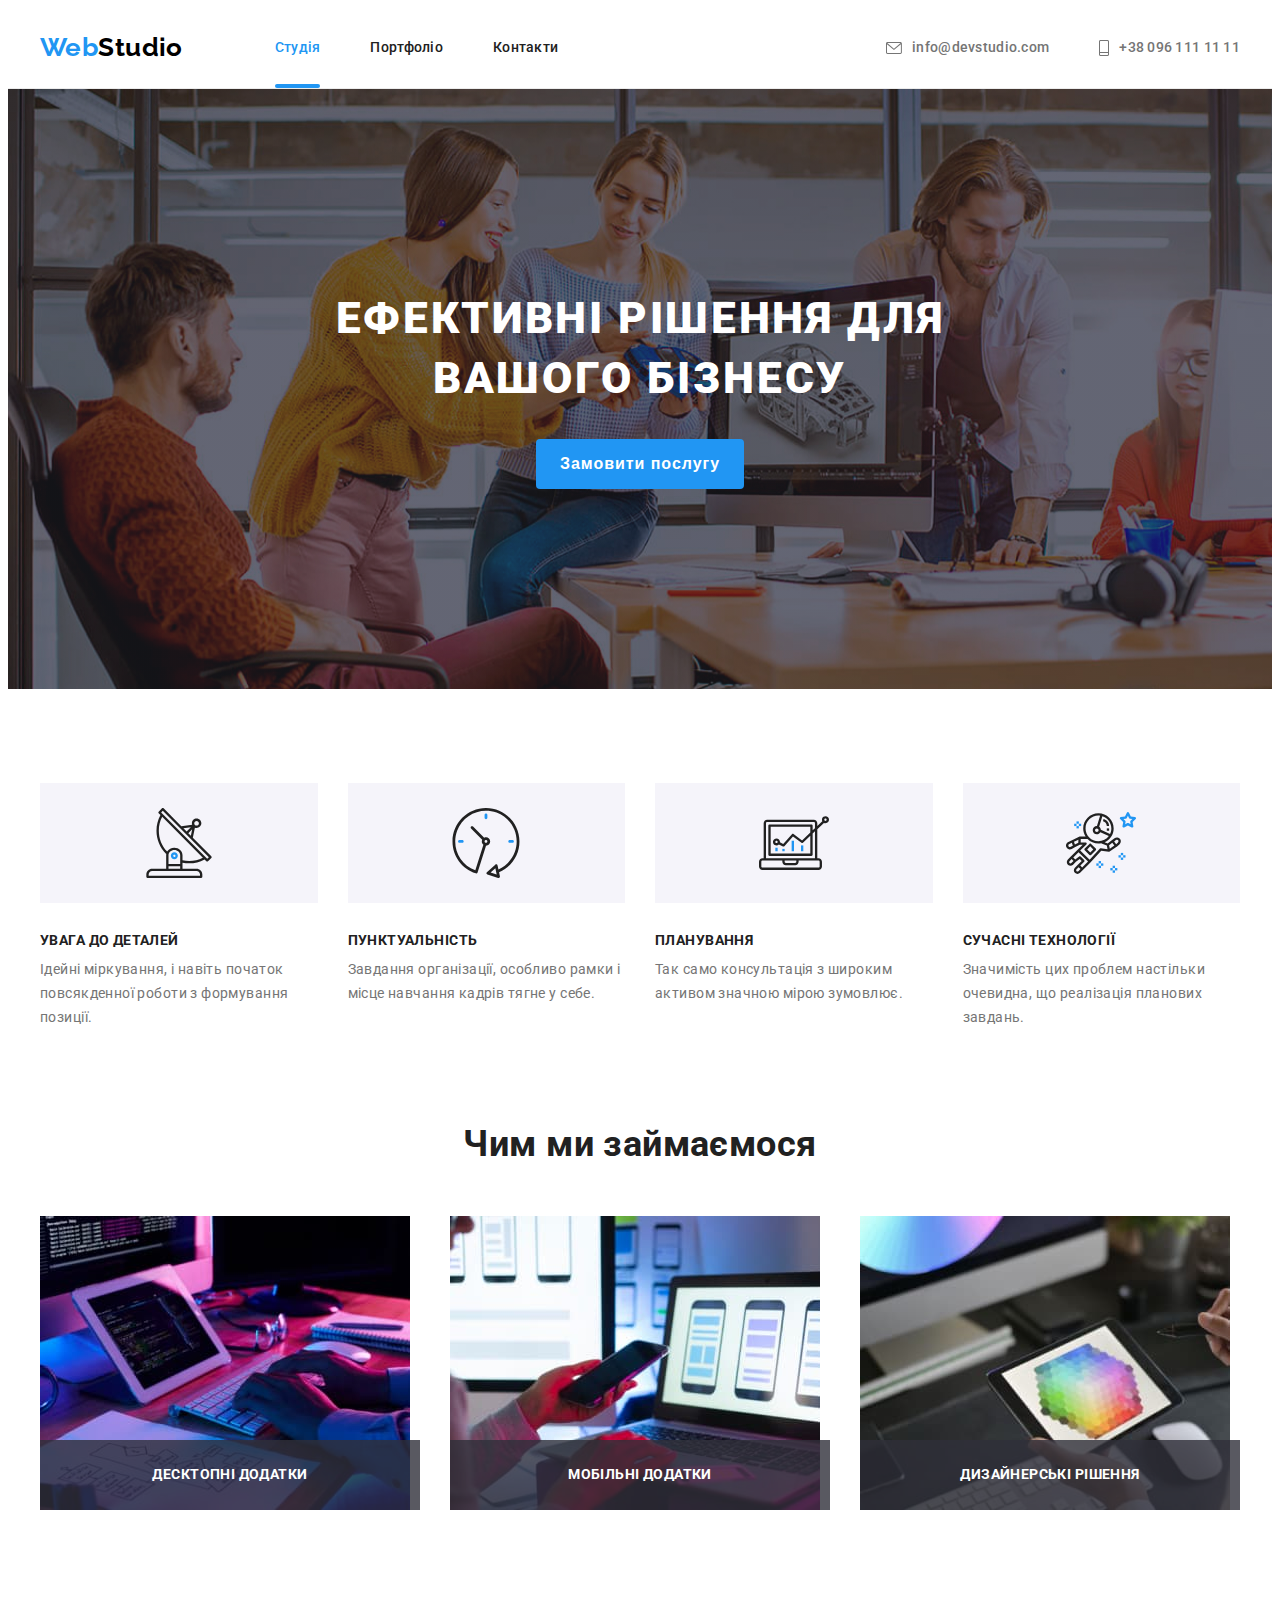
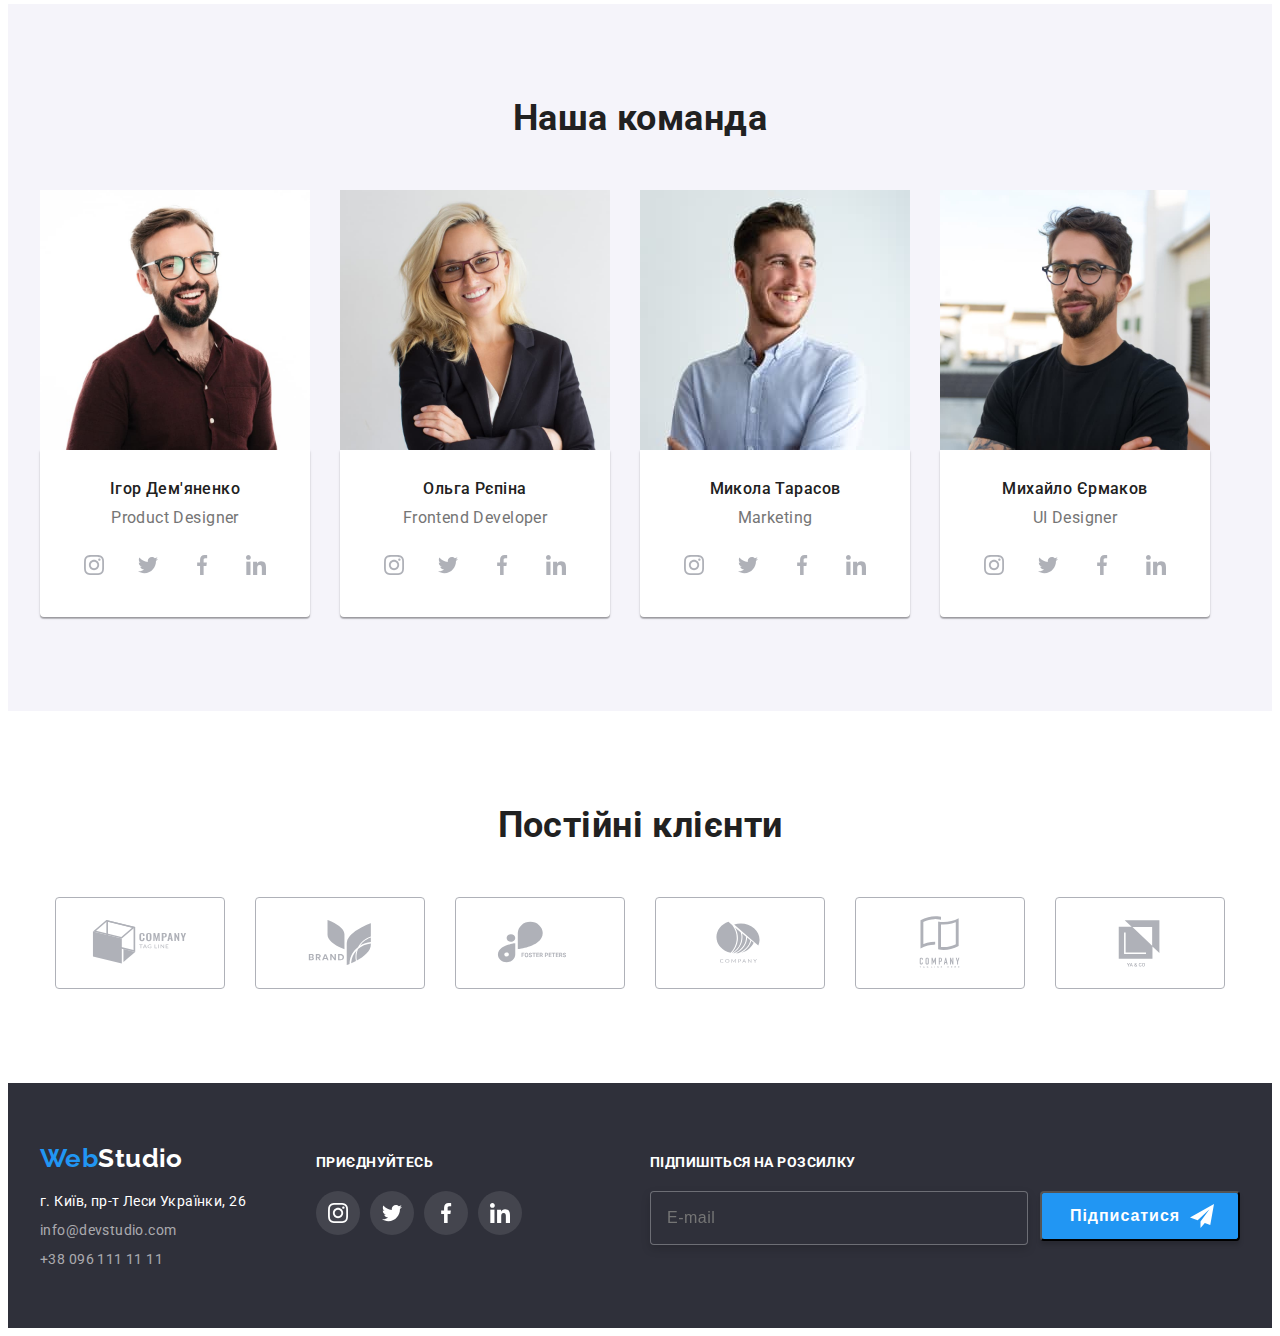
<file: index.html>
<!DOCTYPE html>
<html lang="uk">
  <head>
    <meta charset="UTF-8" />
    <meta http-equiv="X-UA-Compatible" content="IE=edge" />
    <meta name="viewport" content="width=device-width, initial-scale=1.0" />
    <link rel="preconnect" href="https://fonts.googleapis.com" />
    <link rel="preconnect" href="https://fonts.gstatic.com" crossorigin />
    <link
      href="https://fonts.googleapis.com/css2?family=Raleway:wght@700&family=Roboto:wght@400;500;700;900&display=swap"
      rel="stylesheet"
    />
    <link
      rel="stylesheet"
      href="https://cdnjs.cloudflare.com/ajax/libs/modern-normalize/1.1.0/modern-normalize.min.css"
      integrity="sha512-wpPYUAdjBVSE4KJnH1VR1HeZfpl1ub8YT/NKx4PuQ5NmX2tKuGu6U/JRp5y+Y8XG2tV+wKQpNHVUX03MfMFn9Q=="
      crossorigin="anonymous"
      referrerpolicy="no-referrer"
    />
    <link rel="stylesheet" href="./css/styles-index.css" />
    <title>WebStudio</title>
  </head>

  <body>
    <!--Header-->

    <header class="border">
      <div class="container nav">
        <nav class="header-nav">
          <a class="logo-nav" href="./index.html"><span>Web</span>Studio</a>
          <ul class="item-nav">
            <li class="list-nav current">
              <a class="link-nav current" href="./index.html">Студія</a>
            </li>
            <li class="list-nav">
              <a class="link-nav" href="./portfolio.html">Портфоліо</a>
            </li>
            <li class="list-nav">
              <a class="link-nav" href="#">Контакти</a>
            </li>
          </ul>
        </nav>
        <div class="auth-icon">
          <ul class="auth-nav">
            <li>
              <a class="auth-mail-link" href="mailto:info@devstudio.com">
                <svg class="icon" width="16" height="12">
                  <use href="./images/sprite.svg#mail"></use>
                </svg>
                info@devstudio.com</a
              >
            </li>
            <li>
              <a class="auth-phone-link" href="tel:+380961111111">
                <svg class="icon" width="10" height="16">
                  <use href="./images/sprite.svg#phone"></use>
                </svg>
                +38 096 111 11 11</a
              >
            </li>
          </ul>
        </div>
      </div>
    </header>

    <!--Main-->

    <main>
      <section class="hero">
        <div class="container">
          <h1 class="hero-title">Ефективні рішення для вашого бізнесу</h1>
          <button class="button" type="button" data-modal-open>
            Замовити послугу
          </button>
        </div>
      </section>

      <!--Details-->

      <section class="section-details">
        <div class="container">
          <ul class="details-item">
            <li class="details-list antenna">
              <div class="details">
                <svg class="details-icon" width="70" height="70">
                  <use href="./images/sprite.svg#antenna"></use>
                </svg>
              </div>
              <h3 class="details-title">УВАГА ДО ДЕТАЛЕЙ</h3>
              <p class="details-subtitle">
                Ідейні міркування, і навіть початок повсякденної роботи з
                формування позиції.
              </p>
            </li>
            <li class="details-list clock">
              <div class="details">
                <svg class="details-icon" width="70" height="70">
                  <use href="./images/sprite.svg#clock"></use>
                </svg>
              </div>
              <h3 class="details-title">ПУНКТУАЛЬНІСТЬ</h3>
              <p class="details-subtitle">
                Завдання організації, особливо рамки і місце навчання кадрів
                тягне у себе.
              </p>
            </li>
            <li class="details-list diagram">
              <div class="details">
                <svg class="details-icon" width="70" height="70">
                  <use href="./images/sprite.svg#diagram"></use>
                </svg>
              </div>
              <h3 class="details-title">ПЛАНУВАННЯ</h3>
              <p class="details-subtitle">
                Так само консультація з широким активом значною мірою зумовлює.
              </p>
            </li>
            <li class="details-list astronaut">
              <div class="details">
                <svg class="details-icon" width="70" height="70">
                  <use href="./images/sprite.svg#astronaut"></use>
                </svg>
              </div>
              <h3 class="details-title">СУЧАСНІ ТЕХНОЛОГІЇ</h3>
              <p class="details-subtitle">
                Значимість цих проблем настільки очевидна, що реалізація
                планових завдань.
              </p>
            </li>
          </ul>
        </div>
      </section>

      <!--Work-->

      <section class="section">
        <div class="container">
          <h2 class="subject">Чим ми займаємося</h2>
          <ul class="work-item">
            <li class="work-list">
              <img
                src="./images/img1.jpg"
                alt="Написання коду"
                width="370"
                height="294"
              />
              <p class="subject-text">Десктопні додатки</p>
            </li>
            <li class="work-list">
              <img
                src="./images/img2.jpg"
                alt="Розробка додатку на мобільний"
                width="370"
                height="294"
              />
              <p class="subject-text">Мобільні додатки</p>
            </li>
            <li class="work-list">
              <img
                src="./images/img3.jpg"
                alt="Графічний дизайн"
                width="370"
                height="294"
              />
              <p class="subject-text">Дизайнерські рішення</p>
            </li>
          </ul>
        </div>
      </section>

      <!--Team-->

      <section class="team section">
        <div class="container">
          <h2 class="subject">Наша команда</h2>
          <ul class="team-item">
            <li class="team-list">
              <img
                src="./images/man3.jpg"
                alt="Фото продукт менеджера"
                width="270"
                height="260"
              />
              <div class="team-border">
                <h3 class="team-title">Ігор Дем'яненко</h3>
                <p class="team-subtitle">Product Designer</p>
                <ul class="social-item list">
                  <li class="social-list">
                    <a class="social-link" href="">
                      <svg class="social-icon" width="20" height="20">
                        <use href="./images/sprite.svg#instagram"></use>
                      </svg>
                    </a>
                  </li>
                  <li class="social-list">
                    <a class="social-link" href="">
                      <svg class="social-icon" width="20" height="20">
                        <use href="./images/sprite.svg#twitter"></use>
                      </svg>
                    </a>
                  </li>
                  <li class="social-list">
                    <a class="social-link" href="">
                      <svg class="social-icon" width="20" height="20">
                        <use href="./images/sprite.svg#facebook"></use>
                      </svg>
                    </a>
                  </li>
                  <li class="social-list">
                    <a class="social-link" href="">
                      <svg class="social-icon" width="20" height="20">
                        <use href="./images/sprite.svg#linkedin"></use>
                      </svg>
                    </a>
                  </li>
                </ul>
              </div>
            </li>

            <li class="team-list">
              <img
                src="./images/woman.jpg"
                alt="Фото фронтенд розробника"
                width="270"
                height="260"
              />
              <div class="team-border">
                <h3 class="team-title">Ольга Рєпіна</h3>
                <p class="team-subtitle">Frontend Developer</p>
                <ul class="social-item list">
                  <li class="social-list">
                    <a class="social-link" href="">
                      <svg class="social-icon" width="20" height="20">
                        <use href="./images/sprite.svg#instagram"></use>
                      </svg>
                    </a>
                  </li>
                  <li class="social-list">
                    <a class="social-link" href="">
                      <svg class="social-icon" width="20" height="20">
                        <use href="./images/sprite.svg#twitter"></use>
                      </svg>
                    </a>
                  </li>
                  <li class="social-list">
                    <a class="social-link" href="">
                      <svg class="social-icon" width="20" height="20">
                        <use href="./images/sprite.svg#facebook"></use>
                      </svg>
                    </a>
                  </li>
                  <li class="social-list">
                    <a class="social-link" href="">
                      <svg class="social-icon" width="20" height="20">
                        <use href="./images/sprite.svg#linkedin"></use>
                      </svg>
                    </a>
                  </li>
                </ul>
              </div>
            </li>
            <li class="team-list">
              <img
                src="./images/man2.jpg"
                alt="Фото маркетолога"
                width="270"
                height="260"
              />
              <div class="team-border">
                <h3 class="team-title">Микола Тарасов</h3>
                <p class="team-subtitle">Marketing</p>
                <ul class="social-item list">
                  <li class="social-list">
                    <a class="social-link" href="">
                      <svg class="social-icon" width="20" height="20">
                        <use href="./images/sprite.svg#instagram"></use>
                      </svg>
                    </a>
                  </li>
                  <li class="social-list">
                    <a class="social-link" href="">
                      <svg class="social-icon" width="20" height="20">
                        <use href="./images/sprite.svg#twitter"></use>
                      </svg>
                    </a>
                  </li>
                  <li class="social-list">
                    <a class="social-link" href="">
                      <svg class="social-icon" width="20" height="20">
                        <use href="./images/sprite.svg#facebook"></use>
                      </svg>
                    </a>
                  </li>
                  <li class="social-list">
                    <a class="social-link" href="">
                      <svg class="social-icon" width="20" height="20">
                        <use href="./images/sprite.svg#linkedin"></use>
                      </svg>
                    </a>
                  </li>
                </ul>
              </div>
            </li>
            <li class="team-list">
              <img
                src="./images/man1.jpg"
                alt="Фото дизайнера"
                width="270"
                height="260"
              />
              <div class="team-border">
                <h3 class="team-title">Михайло Єрмаков</h3>
                <p class="team-subtitle">UI Designer</p>
                <ul class="social-item list">
                  <li class="social-list">
                    <a class="social-link" href="">
                      <svg class="social-icon" width="20" height="20">
                        <use href="./images/sprite.svg#instagram"></use>
                      </svg>
                    </a>
                  </li>
                  <li class="social-list">
                    <a class="social-link" href="">
                      <svg class="social-icon" width="20" height="20">
                        <use href="./images/sprite.svg#twitter"></use>
                      </svg>
                    </a>
                  </li>
                  <li class="social-list">
                    <a class="social-link" href="">
                      <svg class="social-icon" width="20" height="20">
                        <use href="./images/sprite.svg#facebook"></use>
                      </svg>
                    </a>
                  </li>
                  <li class="social-list">
                    <a class="social-link" href="">
                      <svg class="social-icon" width="20" height="20">
                        <use href="./images/sprite.svg#linkedin"></use>
                      </svg>
                    </a>
                  </li>
                </ul>
              </div>
            </li>
          </ul>
        </div>
      </section>

      <!--Clients-->

      <section class="section">
        <div class="container">
          <h2 class="clients-title">Постійні клієнти</h2>
          <ul class="clients-item">
            <li class="clients-list">
              <a class="clients-link" href="">
                <svg class="clients-icon" width="106" height="60">
                  <use href="./images/sprite.svg#client-one"></use>
                </svg>
              </a>
            </li>
            <li class="clients-list">
              <a class="clients-link" href="">
                <svg class="clients-icon" width="106" height="60">
                  <use href="./images/sprite.svg#client-two"></use>
                </svg>
              </a>
            </li>
            <li class="clients-list">
              <a class="clients-link" href="">
                <svg class="clients-icon" width="106" height="60">
                  <use
                    class="clients-icon-svg"
                    href="./images/sprite.svg#client-three"
                  ></use>
                </svg>
              </a>
            </li>
            <li class="clients-list">
              <a class="clients-link" href="">
                <svg class="clients-icon" width="106" height="60">
                  <use href="./images/sprite.svg#client-four"></use>
                </svg>
              </a>
            </li>
            <li class="clients-list">
              <a class="clients-link" href="">
                <svg class="clients-icon" width="106" height="60">
                  <use href="./images/sprite.svg#client-five"></use>
                </svg>
              </a>
            </li>
            <li class="clients-list">
              <a class="clients-link" href="">
                <svg class="clients-icon" width="106" height="60">
                  <use href="./images/sprite.svg#client-six"></use>
                </svg>
              </a>
            </li>
          </ul>
        </div>
      </section>
    </main>

    <!--Footer-->

    <footer class="information">
      <div class="container information-container">
        <div class="footer-container">
          <a class="footer-logo" href="./index.html"><span>Web</span>Studio</a>
          <address>
            <ul class="address-item">
              <li class="address-list">
                <a
                  class="address-link"
                  href="https://goo.gl/maps/CPtrU1FHBa2aNyZL9"
                  target="_blank"
                  rel="noopener noreferrer nofollow"
                  >г. Київ, пр-т Леси Українки, 26</a
                >
              </li>
              <li class="address-list">
                <a class="address-mail" href="mailto:info@devstudio.com"
                  >info@devstudio.com</a
                >
              </li>
              <li class="address-list">
                <a class="address-phone" href="tel:+380961111111"
                  >+38 096 111 11 11</a
                >
              </li>
            </ul>
          </address>
        </div>

        <div class="network">
          <p class="network-social">ПРИЄДНУЙТЕСЬ</p>
          <ul class="network-item">
            <li class="network-list">
              <a class="network-link" href="">
                <svg class="network-icon" width="20" height="20">
                  <use href="./images/sprite.svg#instagram"></use>
                </svg>
              </a>
            </li>
            <li class="network-list">
              <a class="network-link" href="">
                <svg class="network-icon" width="20" height="20">
                  <use href="./images/sprite.svg#twitter"></use>
                </svg>
              </a>
            </li>
            <li class="network-list">
              <a class="network-link" href="">
                <svg class="network-icon" width="20" height="20">
                  <use href="./images/sprite.svg#facebook"></use>
                </svg>
              </a>
            </li>
            <li class="network-list">
              <a class="network-link" href="">
                <svg class="network-icon" width="20" height="20">
                  <use href="./images/sprite.svg#linkedin"></use>
                </svg>
              </a>
            </li>
          </ul>
        </div>

        <div class="subscribe">
          <p class="subscribe-text">Підпишіться на розсилку</p>
          <form class="subscribe-form">
              <input name="mail-name" class="subscribe-form-mail" type="text" placeholder="E-mail">
            <button type="submit" class="subscribe-submit">
              Підписатися
              <span class="subcribe-icon">
                <svg class="telegram-icon">
                 <use href="./images/sprite.svg#icon-telegram"></use>
                </svg>
              </span>
            </button>
          </form>
        </div>

      </div>
    </footer>

    <div class="backdrop is-hidden" data-modal>
      <div class="modal">
        <button type="button" class="modal-close-btn" data-modal-close>
          <svg class="modal-close-icon" width="18" height="18">
            <use href="./images/sprite.svg#close"></use>
          </svg>
        </button>

        <p class="contact-form-title">Залиште свої дані, ми вам передзвонимо</p>
        <form class="contact-form">
          <label class="contact-form-field">
            <span class="contact-form-subtitle">Ім'я</span>
            <span class="contact-form-input-wrapper">
              <input name="user-name" class="contact-form-input" type="text" />
              <svg class="contact-form-icon" width="18" height="18">
                <use href="./images/sprite.svg#icon-person-modal"></use>
              </svg>
            </span>
          </label>
          <label class="contact-form-field">
            <span class="contact-form-subtitle">Телефон</span>
            <span class="contact-form-input-wrapper">
              <input name="user-tel" class="contact-form-input" type="text" />
              <svg class="contact-form-icon" width="18" height="18">
                <use href="./images/sprite.svg#icon-phone-modal"></use>
              </svg>
            </span>
          </label>
          <label class="contact-form-field">
            <span class="contact-form-subtitle">Пошта</span>
            <span class="contact-form-input-wrapper">
              <input name="user-mail" class="contact-form-input" type="text" />
              <svg class="contact-form-icon" width="18" height="18">
                <use href="./images/sprite.svg#icon-email-modal"></use>
              </svg>
            </span>
          </label>
          <span class="contact-form-subtitle">Коментар</span>
          <textarea
            name="user-message"
            class="contact-form-message"
            placeholder="Введіть текст"
          ></textarea>
          <div class="contact-form-checkbox-wrapper">
            <input
              name="accept"
              type="checkbox"
              class="contact-form-checkbox visually-hidden"
              id="checkbox-id"
            />
            <label for="checkbox-id" class="contact-form-checkbox-label"
              >Погоджуюся з розсилкою та приймаю&nbsp;
              <a class="contact-form-option" href="">Умови договору</a></label
            >
          </div>
          <button type="submit" class="contact-form-submit">Відправити</button>
        </form>
      </div>
    </div>

    <script src="./js/modal.js"></script>
  </body>
</html>
</file>
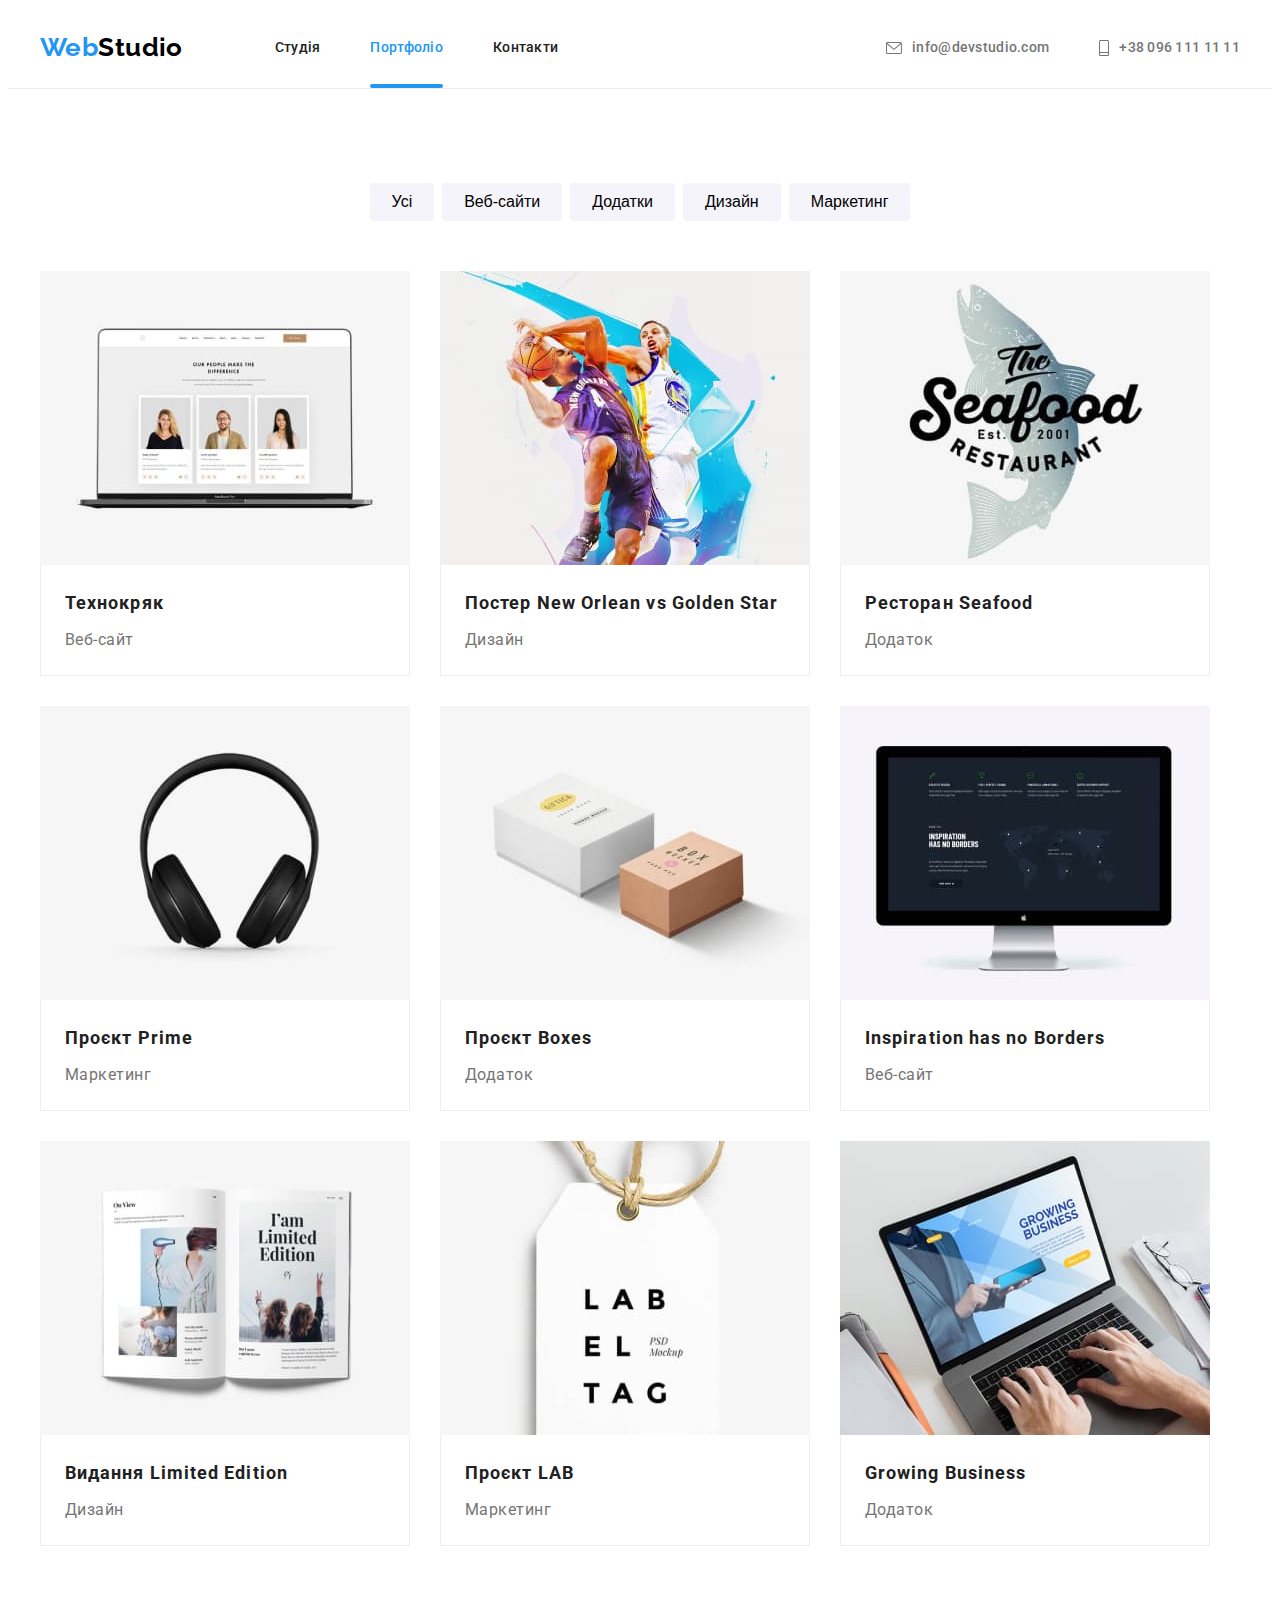
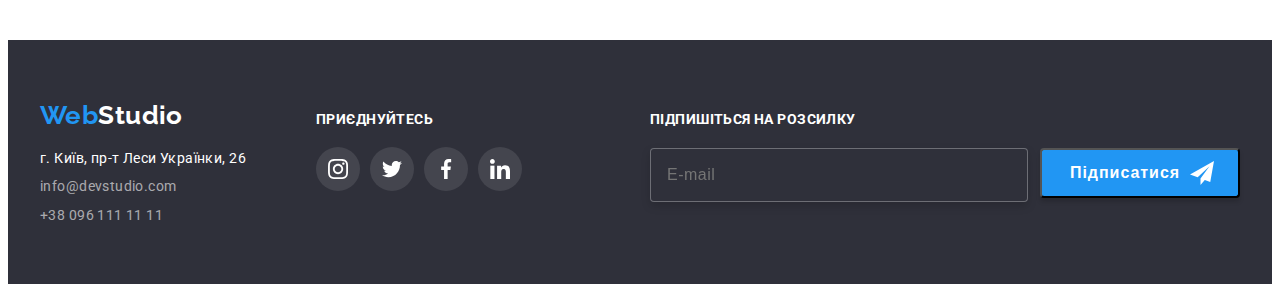
<file: portfolio.html>
<!DOCTYPE html>
<html lang="uk">
  <head>
    <meta charset="UTF-8" />
    <meta http-equiv="X-UA-Compatible" content="IE=edge" />
    <meta name="viewport" content="width=device-width, initial-scale=1.0" />
    <link rel="preconnect" href="https://fonts.googleapis.com" />
    <link rel="preconnect" href="https://fonts.gstatic.com" crossorigin />
    <link
      href="https://fonts.googleapis.com/css2?family=Raleway:wght@700&family=Roboto:wght@400;500;700;900&display=swap"
      rel="stylesheet"
    />
    <link
      rel="stylesheet"
      href="https://cdnjs.cloudflare.com/ajax/libs/modern-normalize/1.1.0/modern-normalize.min.css"
      integrity="sha512-wpPYUAdjBVSE4KJnH1VR1HeZfpl1ub8YT/NKx4PuQ5NmX2tKuGu6U/JRp5y+Y8XG2tV+wKQpNHVUX03MfMFn9Q=="
      crossorigin="anonymous"
      referrerpolicy="no-referrer"
    />
    <link rel="stylesheet" href="./css/styles-index.css" />
    <title>Portfolio</title>
  </head>
  <body>
    <!--Header-->

    <header class="border">
      <div class="container nav">
        <nav class="header-nav">
          <a class="logo-nav" href="./index.html"><span>Web</span>Studio</a>
          <ul class="item-nav">
            <li class="list-nav">
              <a class="link-nav" href="./index.html">Студія</a>
            </li>
            <li class="list-nav">
              <a class="link-nav current" href="./portfolio.html">Портфоліо</a>
            </li>
            <li class="list-nav">
              <a class="link-nav" href="#">Контакти</a>
            </li>
          </ul>
        </nav>
        <div class="auth-icon">
          <ul class="auth-nav">
            <li>
              <a class="auth-mail-link" href="mailto:info@devstudio.com">
                <svg class="icon" width="16" height="12">
                  <use href="./images/sprite.svg#mail"></use>
                </svg>
                info@devstudio.com</a
              >
            </li>
            <li>
              <a class="auth-phone-link" href="tel:+380961111111">
                <svg class="icon" width="10" height="16">
                  <use href="./images/sprite.svg#phone"></use>
                </svg>
                +38 096 111 11 11</a
              >
            </li>
          </ul>
        </div>
      </div>
    </header>

    <!--Main-->

    <main>
      <section class="section">
        <div class="container">
          <!---Buttons-->
          <ul class="button-header">
            <li class="button-list">
              <button class="button-portfolio" type="button">Усі</button>
            </li>
            <li class="button-list">
              <button class="button-portfolio" type="button">Веб-сайти</button>
            </li>
            <li class="button-list">
              <button class="button-portfolio" type="button">Додатки</button>
            </li>
            <li class="button-list">
              <button class="button-portfolio" type="button">Дизайн</button>
            </li>
            <li class="button-list">
              <button class="button-portfolio" type="button">Маркетинг</button>
            </li>
          </ul>

          <!--Porfolio-->

          <ul class="portfolio-item">
            <div class="portfolio-hover">
            <li class="porfolio-list">
              <a class="porfolio-link" href="">
                  <div class="portfolio-thumb">
                  <img
                    src="./images/img-6.jpg"
                    alt="Сайт Технокряк"
                    width="370"
                    height="294"
                  />
                  <div class="portfolio-info">
                    <p class="portfolio-info-text">
                      Ресурс пропонує комплексні пропозиції з різним рівнем функціоналу та сервісів. Все це дозволить відвідувачу отримати вичерпні відомості про компанію чи приватну особу.
                    </p>
                  </div>
                 </div>
                  <div class="portfolio">
                    <h3 class="porfolio-title">Технокряк</h3>
                    <p class="portfolio-subtitle">Веб-сайт</p>
                  </div>
                </a>
            </li>
          </div>
          <div class="portfolio-hover">
            <li class="porfolio-list">
               <a class="porfolio-link" href="">
                  <div class="portfolio-thumb">
                  <img
                    src="./images/img-7.jpg"
                    alt="Дизайн баскетбольного постеру"
                    width="370"
                    height="294"
                  />
                  <div class="portfolio-info">
                    <p class="portfolio-info-text">
                      Ресурс пропонує комплексні пропозиції з різним рівнем функціоналу та сервісів. Все це дозволить відвідувачу отримати вичерпні відомості про компанію чи приватну особу.
                    </p>
                  </div>
                 </div>
                  <div class="portfolio">
                    <h3 class="porfolio-title">
                      Постер New Orlean vs Golden Star
                    </h3>
                    <p class="portfolio-subtitle">Дизайн</p>
                  </div>
                </a>
            </li>
          </div>
          <div class="portfolio-hover">
            <li class="porfolio-list">
                <a class="porfolio-link" href="">
                  <div class="portfolio-thumb">
                  <img
                    src="./images/img-8.jpg"
                    alt="Додаток ресторану"
                    width="370"
                    height="294"
                  />
                  <div class="portfolio-info">
                    <p class="portfolio-info-text">
                      Ресурс пропонує комплексні пропозиції з різним рівнем функціоналу та сервісів. Все це дозволить відвідувачу отримати вичерпні відомості про компанію чи приватну особу.
                    </p>
                  </div>
                 </div>
                  <div class="portfolio">
                    <h3 class="porfolio-title">Ресторан Seafood</h3>
                    <p class="portfolio-subtitle">Додаток</p>
                  </div>
                </a>
            </li>
          </div>
          <div class="portfolio-hover">
            <li class="porfolio-list">
                <a class="porfolio-link" href="">
                  <div class="portfolio-thumb">
                  <img
                    src="./images/img-9.jpg"
                    alt="Маркетинг проект"
                    width="370"
                    height="294"
                  />
                  <div class="portfolio-info">
                    <p class="portfolio-info-text">
                      Ресурс пропонує комплексні пропозиції з різним рівнем функціоналу та сервісів. Все це дозволить відвідувачу отримати вичерпні відомості про компанію чи приватну особу.
                    </p>
                  </div>
                 </div>
                  <div class="portfolio">
                    <h3 class="porfolio-title">Проєкт Prime</h3>
                    <p class="portfolio-subtitle">Маркетинг</p>
                  </div>
                </a>
            </li>
          </div>
          <div class="portfolio-hover">
            <li class="porfolio-list">
                <a class="porfolio-link" href="">
                  <div class="portfolio-thumb">
                  <img
                    src="./images/img-10.jpg"
                    alt="Додаток Коробка"
                    width="370"
                    height="294"
                  />
                  <div class="portfolio-info">
                    <p class="portfolio-info-text">
                      Ресурс пропонує комплексні пропозиції з різним рівнем функціоналу та сервісів. Все це дозволить відвідувачу отримати вичерпні відомості про компанію чи приватну особу.
                    </p>
                  </div>
                 </div>
                  <div class="portfolio">
                    <h3 class="porfolio-title">Проєкт Boxes</h3>
                    <p class="portfolio-subtitle">Додаток</p>
                  </div>
                </a>
            </li>
          </div>
          <div class="portfolio-hover">
            <li class="porfolio-list">
                <a class="porfolio-link" href="">
                  <div class="portfolio-thumb">
                  <img
                    src="./images/img-11.jpg"
                    alt="Веб-сайт"
                    width="370"
                    height="294"
                  />
                  <div class="portfolio-info">
                    <p class="portfolio-info-text">
                      Ресурс пропонує комплексні пропозиції з різним рівнем функціоналу та сервісів. Все це дозволить відвідувачу отримати вичерпні відомості про компанію чи приватну особу.
                    </p>
                  </div>
                 </div>
                  <div class="portfolio">
                    <h3 class="porfolio-title">Inspiration has no Borders</h3>
                    <p class="portfolio-subtitle">Веб-сайт</p>
                  </div>
                </a>
            </li>
          </div>
          <div class="portfolio-hover">
            <li class="porfolio-list">
                <a class="porfolio-link" href="">
                  <div class="portfolio-thumb">
                  <img
                    src="./images/img-12.jpg"
                    alt="Дизайн лімітованого видання"
                    width="370"
                    height="294"
                  />
                  <div class="portfolio-info">
                    <p class="portfolio-info-text">
                      Ресурс пропонує комплексні пропозиції з різним рівнем функціоналу та сервісів. Все це дозволить відвідувачу отримати вичерпні відомості про компанію чи приватну особу.
                    </p>
                  </div>
                 </div>
                  <div class="portfolio">
                    <h3 class="porfolio-title">Видання Limited Edition</h3>
                    <p class="portfolio-subtitle">Дизайн</p>
                  </div>
                </a>
            </li>
          </div>
          <div class="portfolio-hover">
            <li class="porfolio-list">
                <a class="porfolio-link" href="">
                  <div class="portfolio-thumb">
                  <img
                    src="./images/img-13.jpg"
                    alt="Проект Лабораторія"
                    width="370"
                    height="294"
                  />
                  <div class="portfolio-info">
                    <p class="portfolio-info-text">
                      Ресурс пропонує комплексні пропозиції з різним рівнем функціоналу та сервісів. Все це дозволить відвідувачу отримати вичерпні відомості про компанію чи приватну особу.
                    </p>
                  </div>
                 </div>
                  <div class="portfolio">
                    <h3 class="porfolio-title">Проєкт LAB</h3>
                    <p class="portfolio-subtitle">Маркетинг</p>
                  </div>
                </a>
            </li>
          </div>
          <div class="portfolio-hover">
            <li class="porfolio-list">
                <a class="porfolio-link" href="">
                  <div class="portfolio-thumb">
                  <img
                    src="./images/img-14.jpg"
                    alt="Додаток для зростання бізнесу"
                    width="370"
                    height="294"
                  />
                  <div class="portfolio-info">
                    <p class="portfolio-info-text">
                      Ресурс пропонує комплексні пропозиції з різним рівнем функціоналу та сервісів. Все це дозволить відвідувачу отримати вичерпні відомості про компанію чи приватну особу.
                    </p>
                  </div>
                 </div>
                  <div class="portfolio">
                    <h3 class="porfolio-title">Growing Business</h3>
                    <p class="portfolio-subtitle">Додаток</p>
                  </div>
                </a>
            </li>
          </div>
          </ul>
        </div>
      </section>
    </main>

    <!--Footer-->

    <footer class="information">
      <div class="container information-container">
        <div class="footer-container">
          <a class="footer-logo" href="./index.html"><span>Web</span>Studio</a>
          <address>
            <div class="footer-address">
              <ul class="address-item">
                <li class="address-list">
                  <a
                    class="address-link"
                    href="https://goo.gl/maps/CPtrU1FHBa2aNyZL9"
                    target="_blank"
                    rel="noopener noreferrer nofollow"
                    >г. Київ, пр-т Леси Українки, 26</a
                  >
                </li>
                <li class="address-list">
                  <a class="address-mail" href="mailto:info@devstudio.com"
                    >info@devstudio.com</a
                  >
                </li>
                <li class="address-list">
                  <a class="address-phone" href="tel:+380961111111"
                    >+38 096 111 11 11</a
                  >
                </li>
              </ul>
            </div>
          </address>
        </div>

        <div class="network">
          <p class="network-social">ПРИЄДНУЙТЕСЬ</p>
          <ul class="network-item">
            <li class="network-list">
              <a class="network-link" href="">
                <svg class="network-icon" width="20" height="20">
                  <use href="./images/sprite.svg#instagram"></use>
                </svg>
              </a>
            </li>
            <li class="network-list">
              <a class="network-link" href="">
                <svg class="network-icon" width="20" height="20">
                  <use href="./images/sprite.svg#twitter"></use>
                </svg>
              </a>
            </li>
            <li class="network-list">
              <a class="network-link" href="">
                <svg class="network-icon" width="20" height="20">
                  <use href="./images/sprite.svg#facebook"></use>
                </svg>
              </a>
            </li>
            <li class="network-list">
              <a class="network-link" href="">
                <svg class="network-icon" width="20" height="20">
                  <use href="./images/sprite.svg#linkedin"></use>
                </svg>
              </a>
            </li>
          </ul>
        </div>
         
        <div class="subscribe">
          <p class="subscribe-text">Підпишіться на розсилку</p>
          <form class="subscribe-form">
            <label class="subscribe-form-field">
              <input name="mail-name" class="subscribe-form-mail" type="text" placeholder="E-mail">
            </label>
            <button type="submit" class="subscribe-submit">
              Підписатися
              <span class="subcribe-icon">
                <svg class="telegram-icon">
                 <use href="./images/sprite.svg#icon-telegram"></use>
                </svg>
              </span>
            </button>
          </form>
        </div>

      </div>
    </footer>
  </body>
</html>
</file>
<file: css/styles-index.css>
:root {
--color-hover: #FFFFFF;
--color-background-hover: #2196F3;  
--color-background-hover-button: #F5F4FA; 
--color-item-adress: #757575;
--color-text: #212121;
}

/* ===Основні=== */

body {
    background-color: var(--color-hover);
    font-family: Roboto, sans-serif;
    color: var(--color-text);
    font-size: 14px;
    letter-spacing: 0.03em;
}
h1,h2,h3,h4,h5,h6,p {
    margin-top: 0;
    margin-bottom: 0;
}
ul,ol {
    margin-top: 0;
    margin-bottom: 0;
    padding-left: 0;
    list-style-type: none;
}
img {
    display: block;
}
a {
    text-decoration: none; 
}
.section-details {
    padding-top: 94px;
 }
 .section {
     padding-top: 94px;
     padding-bottom: 94px;
 }
 .container {
    width: 1200px;
    padding-left: 15px;
    padding-right: 15px;
    margin-left: auto;
    margin-right: auto;
}
 
 /*===Navigation===*/

.nav {
    display: flex;
}

.header-nav {
    display: flex;
} 

span {
    font-family: 'Raleway';
    font-weight: 700;
    font-size: 26px;
    line-height: 1.19;
    color:var(--color-background-hover); 
    text-decoration: none;   
} 

.logo-nav {
    font-family: 'Raleway';
    font-weight: 700;
    font-size: 26px;
    line-height: 1.19;
    color: #000000;
    text-decoration: none;
    margin-right: 92px;  
    padding-top: 24px;
    padding-bottom: 24px; 
}

.item-nav {
display: flex;
}

.item-nav .list-nav:not(:last-child) {
    margin-right: 50px;
}

.link-nav.current::after {
    content: "";
    position: absolute;
    
    display: block;
    bottom: 0;
    left: 0;
    width: 100%;
    height: 4px;
    background-color: var(--color-background-hover);
    border-radius: 2px;

}

.link-nav {
    position: relative;
    display: block;
    font-weight: 500;
    line-height: 1.14;
    letter-spacing: 0.02em;
    text-decoration: none;
    color: var(--color-text);
    padding-top: 32px;  
    padding-bottom: 32px;
    transition: color 250ms cubic-bezier(0.4, 0, 0.2, 1);
}

.link-nav:hover, 
.link-nav:focus {
    color: var(--color-background-hover);
}

.header-nav .current,
.item-nav .current {
    color: var(--color-background-hover);
}

 /*===Authentication===*/

 .auth-icon {
    display: flex;
    padding-top: 32px;
    padding-bottom: 32px;
    cursor: pointer;
    margin-left: auto;
}

.auth-nav {
    display: flex;
}

.auth-mail-link {
    display: flex;
    align-items: center;
    font-weight: 500;
    line-height: 1.14;
    letter-spacing: 0.02em;
    color: var(--color-item-adress);  
    text-decoration: none;
    font-style: normal;  
    margin-right: 50px;
    transition: color 250ms cubic-bezier(0.4, 0, 0.2, 1);
}

.auth-mail-link:hover,
.auth-mail-link:focus {
    color: var(--color-background-hover);
} 

.auth-phone-link {
    display: flex;
    align-items: center;
    font-weight: 500;
    line-height: 1.14;
    letter-spacing: 0.02em;
    color: var(--color-item-adress);  
    text-decoration: none;    
    font-style: normal; 
    transition: color 250ms cubic-bezier(0.4, 0, 0.2, 1);
}

.auth-phone-link:hover,
.auth-phone-link:focus {
    color: var(--color-background-hover);   
} 

.icon {
    margin-right: 10px;
    fill: currentColor;
}

.icon:hover,
.icon:focus {
    fill: var(--color-background-hover);   
} 

.border {
    border-bottom: 1px solid #ECECEC;
}



/* ====Мейн==== */

.hero {
    max-width: 1600px;
    margin-left: auto;
    margin-right: auto;
    background-image: linear-gradient(
    rgba(47, 48, 58, 0.4),
    rgba(47, 48, 58, 0.4)), 
    url(../images/bg-img.jpg);
    background-color: #C4C4C4;
    padding-top: 200px;
    padding-bottom: 200px;
}

.hero-title {
    font-weight: 900;
    font-size: 44px;
    line-height: 1.36;
    text-align: center;
    letter-spacing: 0.06em;
    text-transform: uppercase;
    color: var(--color-hover); 
    margin-left: auto;
    margin-right: auto;
    width: 696px;
}

.button {
    min-width: 200px;
    font-weight: 700;
    font-size: 16px;
    line-height: 1.88;
    display: flex;
    align-items: center;
    text-align: center;
    letter-spacing: 0.06em;
    color: var(--color-hover);
    background-color: var(--color-background-hover); 
    border-radius: 4px; 
    cursor: pointer; 
    padding: 10px 24px;
    border: 0;
    margin-left: auto;
    margin-right: auto;
    margin-top: 30px;

}

.details-subtitle {
    font-weight: 400;
    font-size: 14px;
    line-height: 1.71;
    color: var(--color-item-adress);  
}

.details-title {
    font-style: normal;
    font-weight: 700;
    font-size: 14px;
    line-height: 1.12;
    letter-spacing: 0.03em;
    text-transform: uppercase;
    margin-bottom: 10px;
}

.details-item {
    display: flex;
    margin-left: -30px;
}

.details-list {
    flex-basis: calc((100% - 90px) / 4);
    margin-left: 30px; 
}

.details {
    height: 120px;
    background-color: var(--color-background-hover-button);
    margin-bottom: 30px;
    display: flex;
    justify-content: center;
    align-items: center;
} 

/*===Work===*/

.subject {
    font-weight: 700;
    font-size: 36px;
    line-height: 1.16;
    color: var(--color-text);  
    text-decoration: none; 
    margin-bottom: 50px;
    display: flex;
    justify-content: center;
}

.subject-text {
    position: absolute;
    bottom: 0;
    left: 0;
    background-color: rgba(47, 48, 58, 0.8);
    color: var(--color-hover);
    width: 100%;
    height: 70px;
    font-style: normal;
    font-weight: 700;
    font-size: 14px;
    line-height: 1.14;
    letter-spacing: 0.03em;
    text-transform: uppercase;

    display: flex;
    justify-content: center;
    align-items: center;
}

.work-item {
    display: flex;
    flex-wrap: wrap;
    margin-left: -30px;
}

.work-list {
    flex-basis: calc((100% - 90px) / 3);
    margin-left: 30px;
    position: relative;
}

/*===Team===*/

.team {
    margin-left: auto;
    margin-right: auto;
    background-color: var(--color-background-hover-button);
}

.team-border {
    text-align: center;
    padding-top: 30px;
    padding-bottom: 30px;
    background-color: var(--color-hover);
    box-shadow: 0px 1px 3px rgba(0, 0, 0, 0.12), 0px 1px 1px rgba(0, 0, 0, 0.14), 0px 2px 1px rgba(0, 0, 0, 0.2);
    border-radius: 0px 0px 4px 4px; 
}

.team-title{
    font-weight: 500;
    font-size: 16px;
    line-height: 1.18;
    color: var(--color-text);
    margin-bottom: 10px;
}

.team-subtitle {
    font-weight: 400;
    font-size: 16px;
    line-height: 1.18;
    color: var(--color-item-adress); 
}

.team {
    background-color: var(--color-background-hover-button);
}
.team-item {
    display: flex;
    flex-wrap: wrap;
    margin-left: -30px;
}

.team-list {
    margin-left: 30px;
    flex-basis: calc((100% - 120) / 4);
}

/*===Social Network===*/

.social-item {
    display: flex;
    justify-content: center;
    margin-top: 16px;
}

.social-list:not(:last-child) {
    margin-right: 10px;
}

.social-link {
    display: flex;
    align-items: center;
    justify-content: center;
    cursor: pointer;
    width: 44px;
    height: 44px;
    border-radius: 50%;
    background-color: var(--color-hover);
    transition: background-color 250ms cubic-bezier(0.4, 0, 0.2, 1);
}

.social-link:hover,
.social-link:focus {
    background-color: var(--color-background-hover);
}

.social-link:hover .social-icon,
.social-link:focus .social-icon {
    fill: var(--color-hover);
}

.social-icon {
    fill: #AFB1B8;
    transition: fill 250ms cubic-bezier(0.4, 0, 0.2, 1);
}

/*===Clients===*/

.clients-title {
    font-weight: 700;
    font-size: 36px;
    line-height: 1.16;
    color: var(--color-text);
    text-decoration: none;
    margin-bottom: 50px;
    display: flex;
    justify-content: center;
}


.clients-item {
    display: flex;
    justify-content: center;
}

.clients-list {
    width: 170px;
    height: 92px;
}

.clients-list:not(:last-child) {
    margin-right: 30px;
}

.clients-link {
    width: 100%;
    height: 100%;
    display: flex;
    align-items: center;
    justify-content: center;
    box-sizing: border-box;
    border: 1px solid #AFB1B8;
    border-radius: 4px;
    transition: border 250ms cubic-bezier(0.4, 0, 0.2, 1);
}


.clients-icon {
    fill: #AFB1B8;
    transition: fill 250ms cubic-bezier(0.4, 0, 0.2, 1);
}

.clients-link:hover ,
.clients-link:focus {
    border-color: var(--color-background-hover);
} 

.clients-link:hover svg,
.clients-link:focus svg {
    fill: var(--color-background-hover);
}

/* ===Футер=== */

.information {
    margin-right: auto;
    margin-left: auto;
    background-color: #2F303A;
    font-style: normal;
    padding-top: 60px;
    padding-bottom: 60px;
}


.footer-container {
    margin-right: 70px;
}

.information-container {
    display: flex;
    align-items: baseline;
}

.footer-logo {
    color: var(--color-hover);
    font-family: 'Raleway';
    font-weight: 700;
    font-size: 26px;
    line-height: 1.19; 
    text-decoration: none;
    font-style: normal;
}

.address-link {
    display: flex;
    font-weight: 400;
    line-height: 1.12;
    color:  var(--color-hover);
    text-decoration: none; 
    font-style: normal;
    letter-spacing: 0.03em;
    margin-top: 20px;
    transition: color 250ms cubic-bezier(0.4, 0, 0.2, 1);
}

.address-link:hover,
.address-link:focus {
    color: var(--color-background-hover);
}

.address-list:not(:nth-child(3n)) {
  margin-bottom: 12px;
}

.address-mail {
    font-weight: 400;
    font-size: 14px;
    line-height: 1.14;
    letter-spacing: 0.03em;
    color: rgba(255, 255, 255, 0.6);  
    text-decoration: none; 
    font-style: normal; 
    margin-top: 12px;
}

.address-mail:hover,
.address-mail:focus {
    color: var(--color-background-hover);
}

.address-phone {
    font-weight: 400;
    line-height: 1.14;
    letter-spacing: 0.03em;
    color: rgba(255, 255, 255, 0.6); 
    text-decoration: none; 
    font-style: normal;    
}

.address-phone:hover,
.address-phone:focus {
    color: var(--color-background-hover);
}

/*===Social Network===*/

.network-social {
    font-style: normal;
    font-weight: 700;
    font-size: 14px;
    line-height: 1.12;
    letter-spacing: 0.03em;
    text-transform: uppercase;
    color: var(--color-hover);
}
.network-item {
    display: flex;
    margin-top: 20px;  
}

.network-list:not(:last-child) {
    margin-right: 10px;
}

.network-link {
    display: flex;
    align-items: center;
    justify-content: center;
    cursor: pointer;
    width: 44px;
    height: 44px;
    border-radius: 50%;
    background-color: rgba(255, 255, 255, 0.1);
    transition: background-color 250ms cubic-bezier(0.4, 0, 0.2, 1);
} 
.network-icon {
    fill: var(--color-hover);
}

.network-link:hover,
.network-link:focus {
    background-color: var(--color-background-hover);
}

/* ===Портфоліо=== */

.button-list:not(:last-child) {
    margin-right: 8px;
}

.button-portfolio {
    background-color: var(--color-background-hover-button);  
    cursor: pointer; 
    font-weight: 500;
    font-size: 16px;
    line-height: 1.62;
    text-align: center;
    border-radius: 4px;
    padding: 6px 22px;
    border: 0;
    transition: background-color 250ms cubic-bezier(0.4, 0, 0.2, 1), color 250ms cubic-bezier(0.4, 0, 0.2, 1), box-shadow 250ms cubic-bezier(0.4, 0, 0.2, 1);
}

.button-portfolio:hover,
.button-portfolio:focus {
    background-color: var(--color-background-hover);
    color: var(--color-hover);
    box-shadow: 0px 3px 1px rgba(0, 0, 0, 0.1), 0px 1px 2px rgba(0, 0, 0, 0.08), 0px 2px 2px rgba(0, 0, 0, 0.12);
}

.button-header {
    display: flex;
    justify-content: center;
    margin-bottom: 50px;
}

.portfolio-thumb {
    position: relative;
    overflow: hidden;
}

.portfolio-info {
    position: absolute;
    bottom: 0;
    left: 0;
    width: 100%;
    height: 100%;
    background-color: rgba(33, 150, 243, 0.9);;
    cursor: pointer;
    transform: translateY(100%);
    transition: transform 250ms cubic-bezier(0.4, 0, 0.2, 1);
    padding: 63px 24px;
}

/* .portfolio-thumb:hover .portfolio-info,
.portfolio-thumb:focus .portfolio-info {
    transform: translateY(0);
} */

.portfolio-info-text {
    font-weight: 400;
    font-size: 18px;
    line-height: 1.56;
    color: var(--color-hover);
}

.portfolio-item {
    display: flex;
    flex-wrap: wrap;
    margin-left: -30px;
    margin-top: -30px;
}

.porfolio-list {
    flex-basis: calc((100% - 270px) / 9);
    margin-left: 30px;
    margin-top: 30px;
}

.portfolio-hover:hover .portfolio-info,
.portfolio-hover:focus .portfolio-info {
    transform: translateY(0);
}

.porfolio-link {
    display: block;
    transition: box-shadow 250ms cubic-bezier(0.4, 0, 0.2, 1);
}

.porfolio-link:hover,
.porfolio-link:focus { 
    box-shadow: 0px 1px 1px rgba(0, 0, 0, 0.12), 0px 4px 4px rgba(0, 0, 0, 0.06), 1px 4px 6px rgba(0, 0, 0, 0.16);
}

.portfolio {
    background-color: var(--color-hover);
    border: 1px solid #EEEEEE;
    border-top: 0;
    padding: 20px 24px;
}

.porfolio-title{
    font-weight: 700;
    font-size: 18px;
    line-height: 2;
    letter-spacing: 0.06em;
    color: var(--color-text); 
    margin-bottom: 4px;  
}

.portfolio-subtitle {
    font-weight: 400;
    font-size: 16px;
    line-height: 1.87;
    letter-spacing: 0.03em;
    color: var(--color-item-adress);
}

.backdrop {
    position: fixed;
    top: 0px;
    left: 0px;
    width: 100vw;
    height: 100vh;
    background-color: rgba(0, 0, 0, 0.2);
    transition: opacity 250ms cubic-bezier(0.4, 0, 0.2, 1), visibility 250ms cubic-bezier(0.4, 0, 0.2, 1);
    
}

.backdrop.is-hidden {
    opacity: 0;
    visibility: hidden;
    pointer-events: none;
}

.backdrop.is-hidden .modal {
    transform: translate(-50%,-50%) scale(0.6);
}

.modal {
    position: absolute;
    top: 50%;
    left: 50%;
    transform: translate(-50%, -50%);
    width: 528px;
    height: 581px;
    background-color: var(--color-hover);
    box-shadow: 0px 1px 3px rgba(0, 0, 0, 0.12), 0px 1px 1px rgba(0, 0, 0, 0.14), 0px 2px 1px rgba(0, 0, 0, 0.2);
    border-radius: 4px;
    transition: transform 250ms cubic-bezier(0.4, 0, 0.2, 1);
    padding: 40px;
}

.modal-close-btn {
    position: absolute;
    top: 8px;
    right: 8px;
    width: 30px;
    height: 30px;
    border-radius: 50%;
    border: 1px solid rgba(0, 0, 0, 0.1); 
    background-color: transparent;
    padding: 0;
    display: flex;
    justify-content: center;
    align-items: center;
    cursor: pointer;
    transition: fill 250ms cubic-bezier(0.4, 0, 0.2, 1); 
}

.modal-close-btn:hover,
.modal-close-btn:focus {
    fill: var(--color-background-hover);
}

.contact-form-title {
    font-family: Roboto; 
    font-weight: 700;
    font-style: normal;
    font-size: 20px;
    line-height: 1.15;
    text-align: center;
    letter-spacing: 0.03em;
    color: var(--color-text);
    margin-bottom: 12px;
}

.contact-form-field {
    display: block;
    margin-bottom: 10px;
}

.contact-form-input {
    width: 100%;
    height: 40px;
    box-sizing: border-box;
    border: 1px solid rgba(33, 33, 33, 0.2);
    border-radius: 4px;
    padding-left: 42px;
    transition: border-color 250ms cubic-bezier(0.4, 0, 0.2, 1);
    font-size: 16px;
    cursor: pointer;
}

.contact-form-input:focus {
    outline: none;
    border-color: var(--color-background-hover);
}

.contact-form-subtitle {
   color: var(--color-item-adress);
   font-family: 'Roboto';
   font-style: normal;
   font-weight: 400;
   font-size: 12px;
   line-height: 1.15;
   letter-spacing: 0.01em;
   display: block;
}

.contact-form-icon {
    display: block;
    position: absolute;
    top: 50%;
    left: 12px;
    transform: translateY(-50%);
    transition: fill 250ms cubic-bezier(0.4, 0, 0.2, 1);
}

.contact-form-input:focus + .contact-form-icon {
    fill: var(--color-background-hover);
}

.contact-form-input-wrapper {  
    position: relative;
    display: block;
    margin-top: 4px;
}

.contact-form-message {
    width: 100%;
    height: 120px;
    margin-top: 4px;
    padding: 12px 16px;
    outline: none;
    font-style: normal;
    font-weight: 400;
    font-size: 12px;
    line-height: 1.15;
    letter-spacing: 0.01em;
    resize: none;
    border: 1px solid rgba(33, 33, 33, 0.2);
    border-radius: 4px;
    transition: border-color 250ms cubic-bezier(0.4, 0, 0.2, 1);
    cursor: pointer;
    display: block;
}

.contact-form-message::placeholder {
    color: rgba(117, 117, 117, 0.5);
}

.contact-form-message:focus {
    border-color: var(--color-background-hover);
}

.contact-form-option {
    text-decoration: underline;
    color: var(--color-background-hover);
}

.contact-form-checkbox-wrapper {
    margin-top: 20px;
    margin-bottom: 30px;
}

.contact-form-checkbox-label {
    font-family: 'Roboto';
    font-style: normal;
    font-weight: 400;
    font-size: 14px;
    line-height: 1.71;
    letter-spacing: 0.03em;
    color: #757575;
    cursor: pointer;
    display: flex;
    align-items: center;
    justify-content: center;
}

.contact-form-checkbox-label::before {
    display: block;
    width: 16px;
    height: 15px;
    content: ' ';
    cursor: pointer;
    margin-right: 8px;
    background-image: url(../images/dont-checked.svg);
}

.contact-form-submit {
    min-width: 200px;
    height: 50px;
    padding: 10px 52px;
    background-color: var(--color-background-hover);
    box-shadow: 0px 4px 4px rgba(0, 0, 0, 0.15);
    border-radius: 4px; 
    font-family: 'Roboto';
    font-style: normal;
    font-weight: 700;
    font-size: 16px;
    line-height: 1.88;
    letter-spacing: 0.06em;
    color: var(--color-background-hover-button);
    display: block;
    margin: 0 auto;
    cursor: pointer;
}

.contact-form-checkbox:checked + .contact-form-checkbox-label::before {
    background-image: url(../images/checked.svg);
    background-color: var(--color-background-hover);
    border-radius: 2px;
    background-repeat: no-repeat;
    transition: border-color 250ms cubic-bezier(0.4, 0, 0.2, 1);
    background-size: contain;
    background-origin: border-box;
}

.contact-form-checkbox:focus + .contact-form-checkbox-label::before {
    outline: 0.5px solid rgba(33, 150, 243, 0.9);
}

.visually-hidden {
    position: absolute;
    width: 1px;
    height: 1px;
    margin: -1px;
    border: 0;
    padding: 0;
    white-space: nowrap;
    clip-path: inset(100%);
    clip: rect(0 0 0 0);
    overflow: hidden;
}

.subscribe-text {
    font-weight: 700;
    font-size: 14px;
    line-height: 1.14;
    letter-spacing: 0.03em;
    text-transform: uppercase;
    color: var(--color-hover);
}

.subscribe-form-mail {
    width: 358px;
    height: 50px;
    border: 1px solid rgba(255, 255, 255, 0.3);
    filter: drop-shadow(0px 4px 4px rgba(0, 0, 0, 0.15));
    border-radius: 4px;
    font-weight: 400;
    font-size: 16px;
    line-height: 1.25;
    display: flex;
    align-items: center;
    letter-spacing: 0.03em;
    color: rgba(255, 255, 255, 0.6);
    background-color: #2F303A;
    padding-left: 16px;
}

.subscribe-submit {
    width: 200px;
    height: 50px;
    font-weight: 700;
    font-size: 16px;
    line-height: 1.88;
    display: flex;
    align-items: center;
    text-align: center;
    letter-spacing: 0.06em;
    color: var(--color-hover);
    background-color: var(--color-background-hover);
    box-shadow: 0px 4px 4px rgba(0, 0, 0, 0.15);
    border-radius: 4px;
    margin-left: 12px;
    padding-left: 28px;
    cursor: pointer;
}

.telegram-icon {
    width: 24px;
    height: 24px;
    display: flex;
    align-items: center;
    margin-left: 10px;
}

.subscribe-form {
    display: flex;
    margin-top: 20px;
}

.subscribe {
    margin-left: auto;
}
</file>
